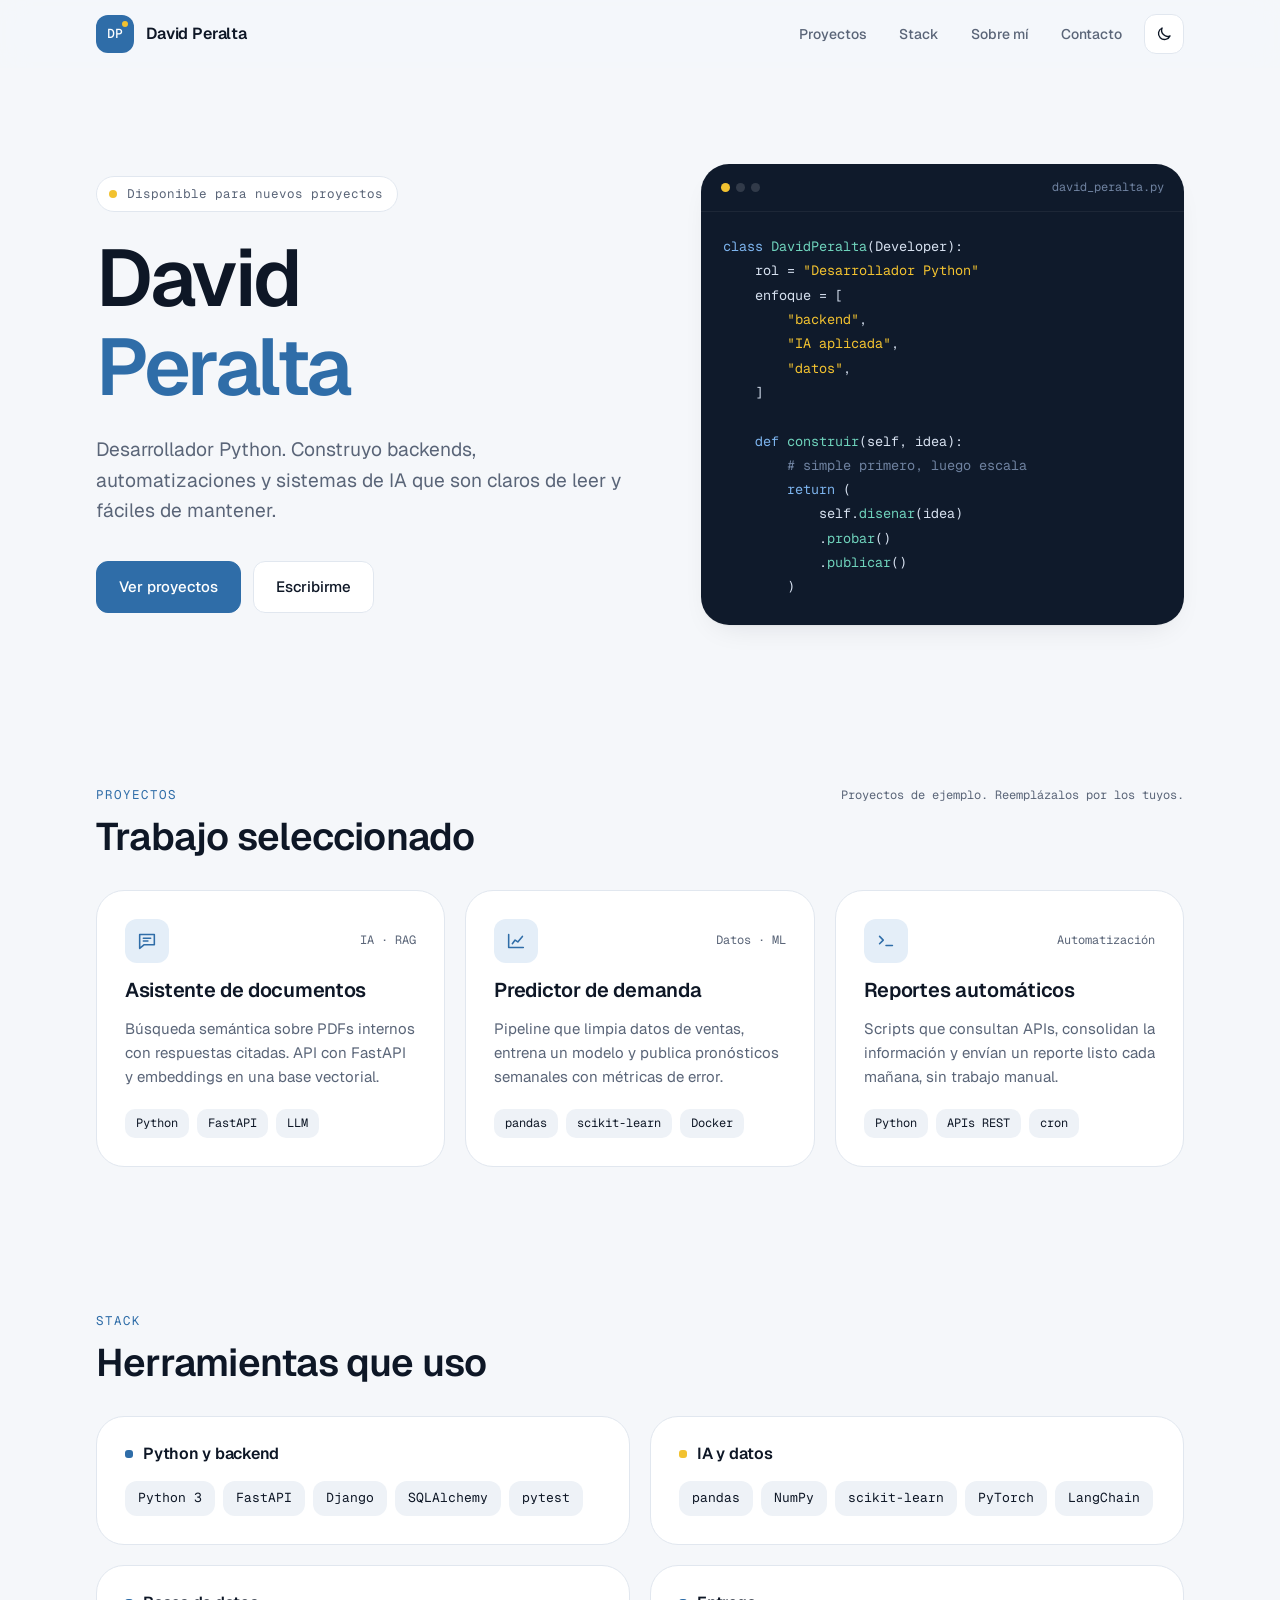
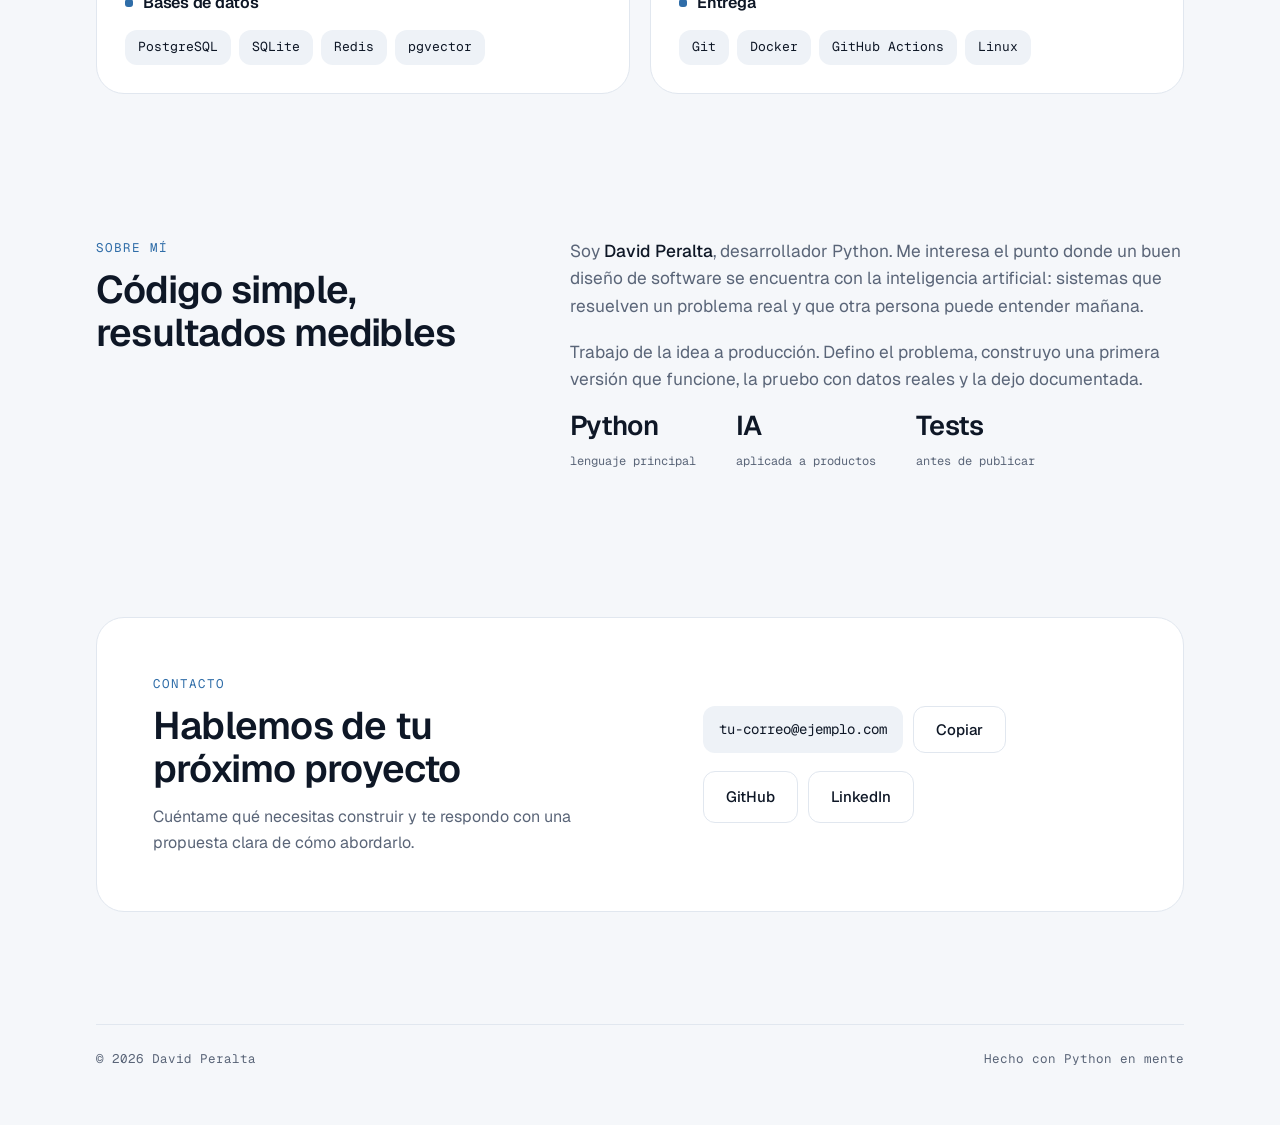
<file: docs/reference/David Peralta.html>
<!doctype html><html><head><meta charset=utf8><meta name=viewport content="width=device-width,initial-scale=1,viewport-fit=cover"><style>:root{color-scheme:light;box-sizing:border-box;padding-top:env(safe-area-inset-top,0px);padding-bottom:env(safe-area-inset-bottom,0px)}html{scroll-padding-top:env(safe-area-inset-top,0px)}body{margin:0;padding:0;font:14px -apple-system,BlinkMacSystemFont,sans-serif;background:#fff;color:#000}img{max-width:100%}[hidden]:not([hidden=until-found i]){display:none!important}</style></head><body>
<title>David Peralta</title>
<meta name="claude:viewport-fit-sides" content="cover">
<link rel="preconnect" href="https://fonts.googleapis.com">
<link rel="preconnect" href="https://fonts.gstatic.com" crossorigin>
<link rel="stylesheet" href="https://fonts.googleapis.com/css2?family=Geist:wght@400;500;600;700&family=Geist+Mono:wght@400;500&display=swap">
<style>
/* Layout: una sola columna de lectura, hero en dos mitades (texto + tarjeta de código),
   todo en superficies squircle sobre un fondo neutro con matiz azul Python. */
:root {
  --bg: #F5F7FA;
  --surface: #FFFFFF;
  --surface-2: #EEF2F7;
  --ink: #0E1726;
  --muted: #5A6578;
  --line: #E1E7EF;
  --accent: #2F6DA8;
  --accent-ink: #FFFFFF;
  --accent-soft: #E4EEF8;
  --py-yellow: #F2C230;
  --code-bg: #0F1A2B;
  --code-ink: #D7E1F0;
  --code-muted: #6F82A0;
  --code-kw: #7DB4EE;
  --code-str: #F2C230;
  --code-fn: #6FD3BC;

  --font-body: "Geist", ui-sans-serif, system-ui, -apple-system, "Segoe UI", sans-serif;
  --font-mono: "Geist Mono", ui-monospace, "SF Mono", Menlo, Consolas, monospace;

  --r-lg: 28px;
  --r-md: 18px;
  --r-sm: 12px;
  --shadow: 0 1px 2px rgba(14, 23, 38, .04), 0 12px 32px -16px rgba(14, 23, 38, .14);
}
@media (prefers-color-scheme: dark) {
  :root:not([data-theme="light"]) {
    --bg: #0A0F18;
    --surface: #111826;
    --surface-2: #172033;
    --ink: #E8EDF5;
    --muted: #92A0B6;
    --line: #1E293B;
    --accent: #6FA8E0;
    --accent-ink: #08111F;
    --accent-soft: #15233A;
    --py-yellow: #FFD43B;
    --code-bg: #0D1626;
    --shadow: 0 1px 2px rgba(0, 0, 0, .3), 0 16px 36px -18px rgba(0, 0, 0, .6);
    color-scheme: dark;
  }
}
:root[data-theme="dark"] {
  --bg: #0A0F18;
  --surface: #111826;
  --surface-2: #172033;
  --ink: #E8EDF5;
  --muted: #92A0B6;
  --line: #1E293B;
  --accent: #6FA8E0;
  --accent-ink: #08111F;
  --accent-soft: #15233A;
  --py-yellow: #FFD43B;
  --code-bg: #0D1626;
  --shadow: 0 1px 2px rgba(0, 0, 0, .3), 0 16px 36px -18px rgba(0, 0, 0, .6);
  color-scheme: dark;
}

/* Squircle real donde el navegador lo soporta; si no, esquinas redondeadas suaves. */
@supports (corner-shape: squircle) {
  :root { --r-lg: 40px; --r-md: 26px; --r-sm: 18px; }
  .sq { corner-shape: squircle; }
}

*, *::before, *::after { box-sizing: border-box; }
html { scroll-behavior: smooth; }
body {
  background: var(--bg);
  color: var(--ink);
  font-family: var(--font-body);
  font-size: 16px;
  line-height: 1.6;
  -webkit-font-smoothing: antialiased;
}
body::before {
  content: "";
  position: fixed;
  inset: 0 0 auto;
  height: env(safe-area-inset-top, 0px);
  background: var(--bg);
  z-index: 10;
}
.wrap {
  width: 100%;
  max-width: 1120px;
  margin-inline: auto;
  padding-left: max(16px, env(safe-area-inset-left, 0px));
  padding-right: max(16px, env(safe-area-inset-right, 0px));
}
h1, h2, h3 { text-wrap: balance; margin: 0; font-weight: 600; letter-spacing: -0.02em; line-height: 1.12; }
p { margin: 0; }
a { color: inherit; }
:focus-visible { outline: 2px solid var(--accent); outline-offset: 3px; }

/* Header */
.site-header {
  position: sticky;
  top: env(safe-area-inset-top, 0px);
  z-index: 20;
  background: color-mix(in srgb, var(--bg) 82%, transparent);
  backdrop-filter: saturate(1.4) blur(14px);
  -webkit-backdrop-filter: saturate(1.4) blur(14px);
}
.bar { display: flex; align-items: center; justify-content: space-between; gap: 16px; padding-block: 14px; }
.brand { display: inline-flex; align-items: center; gap: 12px; text-decoration: none; font-weight: 600; letter-spacing: -0.01em; min-width: 0; }
.mark {
  width: 38px; height: 38px; flex: none;
  display: grid; place-items: center;
  border-radius: var(--r-sm);
  background: var(--accent);
  color: var(--accent-ink);
  font-family: var(--font-mono);
  font-size: 13px; font-weight: 500; letter-spacing: 0;
  position: relative;
}
.mark::after {
  content: ""; position: absolute; right: 6px; top: 6px;
  width: 6px; height: 6px; border-radius: 50%;
  background: var(--py-yellow);
}
nav.links { display: flex; align-items: center; gap: 4px; }
nav.links a {
  text-decoration: none; color: var(--muted);
  font-size: 14px; font-weight: 500;
  padding: 8px 14px; border-radius: var(--r-sm);
  transition: color .15s, background .15s;
}
nav.links a:hover { color: var(--ink); background: var(--surface-2); }
.theme-btn {
  width: 40px; height: 40px; flex: none;
  display: grid; place-items: center;
  border: 1px solid var(--line); background: var(--surface); color: var(--ink);
  border-radius: var(--r-sm); cursor: pointer;
  transition: background .15s;
}
.theme-btn:hover { background: var(--surface-2); }
.theme-btn svg { width: 18px; height: 18px; }
.tools { display: flex; align-items: center; gap: 8px; }

/* Hero */
.hero { padding-block: clamp(40px, 8vw, 96px) clamp(48px, 8vw, 88px); }
.hero-grid { display: grid; grid-template-columns: minmax(0, 1.05fr) minmax(0, .95fr); gap: clamp(32px, 6vw, 72px); align-items: center; }
.status {
  display: inline-flex; align-items: center; gap: 10px;
  font-family: var(--font-mono); font-size: 12.5px; color: var(--muted);
  padding: 7px 14px 7px 12px;
  background: var(--surface); border: 1px solid var(--line);
  border-radius: 999px;
}
.status i { width: 8px; height: 8px; border-radius: 50%; background: var(--py-yellow); display: block; }
h1 { font-size: clamp(2.7rem, 7.2vw, 5rem); letter-spacing: -0.035em; margin-top: 22px; font-weight: 600; }
h1 span { color: var(--accent); }
.lead { margin-top: 22px; max-width: 46ch; font-size: clamp(1.05rem, 2vw, 1.2rem); color: var(--muted); }
.cta { display: flex; flex-wrap: wrap; gap: 12px; margin-top: 34px; }
.btn {
  display: inline-flex; align-items: center; gap: 8px;
  text-decoration: none; font-weight: 500; font-size: 15px;
  padding: 13px 22px; border-radius: var(--r-sm);
  border: 1px solid var(--line); background: var(--surface); color: var(--ink);
  transition: transform .15s, background .15s, border-color .15s;
}
.btn:hover { transform: translateY(-1px); border-color: var(--accent); }
.btn.primary { background: var(--accent); border-color: var(--accent); color: var(--accent-ink); }
.btn.primary:hover { filter: brightness(1.06); }

.code-card {
  background: var(--code-bg); color: var(--code-ink);
  border-radius: var(--r-lg);
  box-shadow: var(--shadow);
  overflow: hidden; min-width: 0;
}
.code-top {
  display: flex; align-items: center; justify-content: space-between; gap: 12px;
  padding: 14px 20px; border-bottom: 1px solid rgba(255, 255, 255, .06);
  font-family: var(--font-mono); font-size: 12px; color: var(--code-muted);
}
.dots { display: flex; gap: 6px; }
.dots i { width: 9px; height: 9px; border-radius: 50%; background: rgba(255, 255, 255, .14); display: block; }
.dots i:first-child { background: var(--py-yellow); }
pre.code {
  margin: 0; padding: 22px 22px 26px;
  font-family: var(--font-mono); font-size: clamp(12px, 1.5vw, 13.5px); line-height: 1.8;
  overflow-x: auto; tab-size: 4;
}
.k { color: var(--code-kw); } .s { color: var(--code-str); } .f { color: var(--code-fn); } .c { color: var(--code-muted); }

/* Sections */
section { padding-block: clamp(40px, 6vw, 72px); scroll-margin-top: 72px; }
.sec-head { display: flex; align-items: baseline; justify-content: space-between; flex-wrap: wrap; gap: 8px 24px; margin-bottom: 32px; }
.eyebrow { font-family: var(--font-mono); font-size: 12.5px; color: var(--accent); letter-spacing: .08em; text-transform: uppercase; }
h2 { font-size: clamp(1.7rem, 3.6vw, 2.4rem); }
.note { font-family: var(--font-mono); font-size: 12px; color: var(--muted); }

.projects { display: grid; grid-template-columns: repeat(3, minmax(0, 1fr)); gap: 20px; }
.card {
  background: var(--surface); border: 1px solid var(--line);
  border-radius: var(--r-lg); padding: 28px;
  display: flex; flex-direction: column; gap: 16px; min-width: 0;
  transition: transform .2s, border-color .2s, box-shadow .2s;
}
.card:hover { transform: translateY(-3px); border-color: color-mix(in srgb, var(--accent) 50%, var(--line)); box-shadow: var(--shadow); }
.card .tag-row { display: flex; align-items: center; justify-content: space-between; gap: 10px; }
.glyph {
  width: 44px; height: 44px; display: grid; place-items: center;
  border-radius: var(--r-sm); background: var(--accent-soft); color: var(--accent);
}
.glyph svg { width: 22px; height: 22px; }
.card .kind { font-family: var(--font-mono); font-size: 12px; color: var(--muted); }
h3 { font-size: 1.25rem; letter-spacing: -0.015em; }
.card p { color: var(--muted); font-size: 15px; }
.chips { display: flex; flex-wrap: wrap; gap: 8px; margin-top: auto; padding-top: 4px; }
.chip {
  font-family: var(--font-mono); font-size: 12px;
  padding: 5px 11px; border-radius: 10px;
  background: var(--surface-2); color: var(--ink);
}

.stack { display: grid; grid-template-columns: repeat(2, minmax(0, 1fr)); gap: 20px; }
.group { background: var(--surface); border: 1px solid var(--line); border-radius: var(--r-lg); padding: 28px; min-width: 0; }
.group h3 { font-size: 1rem; display: flex; align-items: center; gap: 10px; margin-bottom: 18px; }
.group h3 b { width: 8px; height: 8px; border-radius: 3px; background: var(--accent); display: block; }
.group:nth-child(2) h3 b { background: var(--py-yellow); }
.group .chips { margin-top: 0; padding-top: 0; }
.group .chip { font-size: 13px; padding: 7px 13px; border-radius: 12px; }

.about { display: grid; grid-template-columns: minmax(0, .8fr) minmax(0, 1.2fr); gap: clamp(24px, 5vw, 64px); }
.about .body { display: grid; gap: 18px; font-size: 1.08rem; color: var(--muted); max-width: 60ch; }
.about .body strong { color: var(--ink); font-weight: 500; }
.facts { display: flex; flex-wrap: wrap; gap: 28px 40px; margin-top: 10px; }
.fact b { display: block; font-size: 1.7rem; font-weight: 600; letter-spacing: -0.02em; color: var(--ink); font-variant-numeric: tabular-nums; }
.fact span { font-family: var(--font-mono); font-size: 12px; color: var(--muted); }

.contact {
  background: var(--surface); border: 1px solid var(--line);
  border-radius: var(--r-lg); padding: clamp(28px, 5vw, 56px);
  display: grid; grid-template-columns: minmax(0, 1.1fr) minmax(0, .9fr); gap: 32px; align-items: center;
}
.contact p { color: var(--muted); margin-top: 14px; max-width: 44ch; }
.mail-row { display: flex; flex-wrap: wrap; align-items: center; gap: 10px; margin-bottom: 18px; }
.mail {
  font-family: var(--font-mono); font-size: 14px;
  padding: 12px 16px; border-radius: var(--r-sm);
  background: var(--surface-2); user-select: all; overflow-wrap: anywhere; min-width: 0;
}
.copy { cursor: pointer; font-family: inherit; }
.social { display: flex; flex-wrap: wrap; gap: 10px; }

footer { padding-block: 40px 56px; }
.foot { display: flex; flex-wrap: wrap; justify-content: space-between; gap: 12px; font-family: var(--font-mono); font-size: 12.5px; color: var(--muted); border-top: 1px solid var(--line); padding-top: 24px; }

@media (prefers-reduced-motion: no-preference) {
  .rise { animation: rise .7s cubic-bezier(.2, .7, .2, 1) both; }
  .rise.d1 { animation-delay: .08s; } .rise.d2 { animation-delay: .16s; } .rise.d3 { animation-delay: .24s; }
  @keyframes rise { from { opacity: 0; transform: translateY(12px); } to { opacity: 1; transform: none; } }
}
@media (prefers-reduced-motion: reduce) {
  html { scroll-behavior: auto; }
  .card, .btn { transition: none; }
}

@media (max-width: 920px) {
  .hero-grid, .about, .contact { grid-template-columns: minmax(0, 1fr); }
  .projects { grid-template-columns: minmax(0, 1fr) minmax(0, 1fr); }
}
@media (max-width: 640px) {
  nav.links a:not(.keep) { display: none; }
  .projects, .stack { grid-template-columns: minmax(0, 1fr); }
  .card, .group { padding: 22px; }
}
</style>

<header class="site-header">
  <div class="wrap">
    <div class="bar">
      <a class="brand" href="#inicio" aria-label="David Peralta, inicio">
        <span class="mark sq">DP</span>
        <span>David Peralta</span>
      </a>
      <div class="tools">
        <nav class="links" aria-label="Secciones">
          <a class="sq" href="#proyectos">Proyectos</a>
          <a class="sq" href="#stack">Stack</a>
          <a class="sq" href="#sobre-mi">Sobre mí</a>
          <a class="sq keep" href="#contacto">Contacto</a>
        </nav>
        <button class="theme-btn sq" id="theme" type="button" aria-label="Cambiar entre tema claro y oscuro">
          <svg id="ico-moon" viewBox="0 0 24 24" fill="none" stroke="currentColor" stroke-width="1.8" stroke-linecap="round" stroke-linejoin="round" aria-hidden="true"><path d="M20 14.5A8 8 0 0 1 9.5 4a8 8 0 1 0 10.5 10.5z"/></svg>
          <svg id="ico-sun" viewBox="0 0 24 24" fill="none" stroke="currentColor" stroke-width="1.8" stroke-linecap="round" stroke-linejoin="round" aria-hidden="true" hidden><circle cx="12" cy="12" r="4"/><path d="M12 3v2M12 19v2M3 12h2M19 12h2M5.6 5.6l1.4 1.4M17 17l1.4 1.4M5.6 18.4L7 17M17 7l1.4-1.4"/></svg>
        </button>
      </div>
    </div>
  </div>
</header>

<main>
  <div class="wrap" id="inicio">
    <div class="hero">
      <div class="hero-grid">
        <div>
          <span class="status rise"><i></i>Disponible para nuevos proyectos</span>
          <h1 class="rise d1">David<br><span>Peralta</span></h1>
          <p class="lead rise d2">Desarrollador Python. Construyo backends, automatizaciones y sistemas de IA que son claros de leer y fáciles de mantener.</p>
          <div class="cta rise d3">
            <a class="btn primary sq" href="#proyectos">Ver proyectos</a>
            <a class="btn sq" href="#contacto">Escribirme</a>
          </div>
        </div>

        <div class="code-card sq rise d2" aria-label="Fragmento de código Python sobre David Peralta">
          <div class="code-top">
            <div class="dots" aria-hidden="true"><i></i><i></i><i></i></div>
            <span>david_peralta.py</span>
          </div>
<pre class="code"><span class="k">class</span> <span class="f">DavidPeralta</span>(Developer):
    rol = <span class="s">"Desarrollador Python"</span>
    enfoque = [
        <span class="s">"backend"</span>,
        <span class="s">"IA aplicada"</span>,
        <span class="s">"datos"</span>,
    ]

    <span class="k">def</span> <span class="f">construir</span>(self, idea):
        <span class="c"># simple primero, luego escala</span>
        <span class="k">return</span> (
            self.<span class="f">disenar</span>(idea)
            .<span class="f">probar</span>()
            .<span class="f">publicar</span>()
        )</pre>
        </div>
      </div>
    </div>
  </div>

  <section id="proyectos">
    <div class="wrap">
      <div class="sec-head">
        <div>
          <div class="eyebrow">Proyectos</div>
          <h2 style="margin-top:10px">Trabajo seleccionado</h2>
        </div>
        <span class="note">Proyectos de ejemplo. Reemplázalos por los tuyos.</span>
      </div>

      <div class="projects">
        <article class="card sq">
          <div class="tag-row">
            <span class="glyph sq"><svg viewBox="0 0 24 24" fill="none" stroke="currentColor" stroke-width="1.7" stroke-linecap="round" stroke-linejoin="round" aria-hidden="true"><path d="M4 5h16v11H9l-5 4z"/><path d="M8 9h8M8 12h5"/></svg></span>
            <span class="kind">IA · RAG</span>
          </div>
          <h3>Asistente de documentos</h3>
          <p>Búsqueda semántica sobre PDFs internos con respuestas citadas. API con FastAPI y embeddings en una base vectorial.</p>
          <div class="chips"><span class="chip">Python</span><span class="chip">FastAPI</span><span class="chip">LLM</span></div>
        </article>

        <article class="card sq">
          <div class="tag-row">
            <span class="glyph sq"><svg viewBox="0 0 24 24" fill="none" stroke="currentColor" stroke-width="1.7" stroke-linecap="round" stroke-linejoin="round" aria-hidden="true"><path d="M4 19V5M4 19h16"/><path d="M8 15l3-4 3 2 5-6"/></svg></span>
            <span class="kind">Datos · ML</span>
          </div>
          <h3>Predictor de demanda</h3>
          <p>Pipeline que limpia datos de ventas, entrena un modelo y publica pronósticos semanales con métricas de error.</p>
          <div class="chips"><span class="chip">pandas</span><span class="chip">scikit-learn</span><span class="chip">Docker</span></div>
        </article>

        <article class="card sq">
          <div class="tag-row">
            <span class="glyph sq"><svg viewBox="0 0 24 24" fill="none" stroke="currentColor" stroke-width="1.7" stroke-linecap="round" stroke-linejoin="round" aria-hidden="true"><path d="M5 7l4 4-4 4"/><path d="M12 17h7"/></svg></span>
            <span class="kind">Automatización</span>
          </div>
          <h3>Reportes automáticos</h3>
          <p>Scripts que consultan APIs, consolidan la información y envían un reporte listo cada mañana, sin trabajo manual.</p>
          <div class="chips"><span class="chip">Python</span><span class="chip">APIs REST</span><span class="chip">cron</span></div>
        </article>
      </div>
    </div>
  </section>

  <section id="stack">
    <div class="wrap">
      <div class="sec-head">
        <div>
          <div class="eyebrow">Stack</div>
          <h2 style="margin-top:10px">Herramientas que uso</h2>
        </div>
      </div>
      <div class="stack">
        <div class="group sq">
          <h3><b></b>Python y backend</h3>
          <div class="chips"><span class="chip">Python 3</span><span class="chip">FastAPI</span><span class="chip">Django</span><span class="chip">SQLAlchemy</span><span class="chip">pytest</span></div>
        </div>
        <div class="group sq">
          <h3><b></b>IA y datos</h3>
          <div class="chips"><span class="chip">pandas</span><span class="chip">NumPy</span><span class="chip">scikit-learn</span><span class="chip">PyTorch</span><span class="chip">LangChain</span></div>
        </div>
        <div class="group sq">
          <h3><b></b>Bases de datos</h3>
          <div class="chips"><span class="chip">PostgreSQL</span><span class="chip">SQLite</span><span class="chip">Redis</span><span class="chip">pgvector</span></div>
        </div>
        <div class="group sq">
          <h3><b></b>Entrega</h3>
          <div class="chips"><span class="chip">Git</span><span class="chip">Docker</span><span class="chip">GitHub Actions</span><span class="chip">Linux</span></div>
        </div>
      </div>
    </div>
  </section>

  <section id="sobre-mi">
    <div class="wrap">
      <div class="about">
        <div>
          <div class="eyebrow">Sobre mí</div>
          <h2 style="margin-top:10px">Código simple, resultados medibles</h2>
        </div>
        <div>
          <div class="body">
            <p>Soy <strong>David Peralta</strong>, desarrollador Python. Me interesa el punto donde un buen diseño de software se encuentra con la inteligencia artificial: sistemas que resuelven un problema real y que otra persona puede entender mañana.</p>
            <p>Trabajo de la idea a producción. Defino el problema, construyo una primera versión que funcione, la pruebo con datos reales y la dejo documentada.</p>
          </div>
          <div class="facts">
            <div class="fact"><b>Python</b><span>lenguaje principal</span></div>
            <div class="fact"><b>IA</b><span>aplicada a productos</span></div>
            <div class="fact"><b>Tests</b><span>antes de publicar</span></div>
          </div>
        </div>
      </div>
    </div>
  </section>

  <section id="contacto">
    <div class="wrap">
      <div class="contact sq">
        <div>
          <div class="eyebrow">Contacto</div>
          <h2 style="margin-top:10px">Hablemos de tu próximo proyecto</h2>
          <p>Cuéntame qué necesitas construir y te respondo con una propuesta clara de cómo abordarlo.</p>
        </div>
        <div>
          <div class="mail-row">
            <span class="mail sq" id="mail">tu-correo@ejemplo.com</span>
            <button class="btn sq copy" id="copy" type="button">Copiar</button>
          </div>
          <div class="social">
            <a class="btn sq" href="https://github.com" target="_blank" rel="noopener">GitHub</a>
            <a class="btn sq" href="https://www.linkedin.com" target="_blank" rel="noopener">LinkedIn</a>
          </div>
        </div>
      </div>
    </div>
  </section>
</main>

<footer>
  <div class="wrap">
    <div class="foot">
      <span>© 2026 David Peralta</span>
      <span>Hecho con Python en mente</span>
    </div>
  </div>
</footer>

<script>
(function () {
  var root = document.documentElement;
  var btn = document.getElementById('theme');
  var moon = document.getElementById('ico-moon');
  var sun = document.getElementById('ico-sun');

  function effective() {
    var t = root.getAttribute('data-theme');
    if (t) return t;
    return window.matchMedia('(prefers-color-scheme: dark)').matches ? 'dark' : 'light';
  }
  function paint() {
    var dark = effective() === 'dark';
    sun.hidden = !dark;
    moon.hidden = dark;
  }
  try {
    var saved = localStorage.getItem('dp-theme');
    if (saved === 'light' || saved === 'dark') root.setAttribute('data-theme', saved);
  } catch (e) {}
  paint();
  btn.addEventListener('click', function () {
    var next = effective() === 'dark' ? 'light' : 'dark';
    root.setAttribute('data-theme', next);
    try { localStorage.setItem('dp-theme', next); } catch (e) {}
    paint();
  });
  window.matchMedia('(prefers-color-scheme: dark)').addEventListener('change', paint);

  var copy = document.getElementById('copy');
  var mail = document.getElementById('mail');
  copy.addEventListener('click', function () {
    var text = mail.textContent;
    function done() {
      copy.textContent = 'Copiado';
      setTimeout(function () { copy.textContent = 'Copiar'; }, 1600);
    }
    function fallback() {
      var r = document.createRange();
      r.selectNodeContents(mail);
      var s = window.getSelection();
      s.removeAllRanges();
      s.addRange(r);
    }
    if (navigator.clipboard && navigator.clipboard.writeText) {
      navigator.clipboard.writeText(text).then(done, fallback);
    } else {
      fallback();
    }
  });
})();
</script>

</body></html>
</file>
